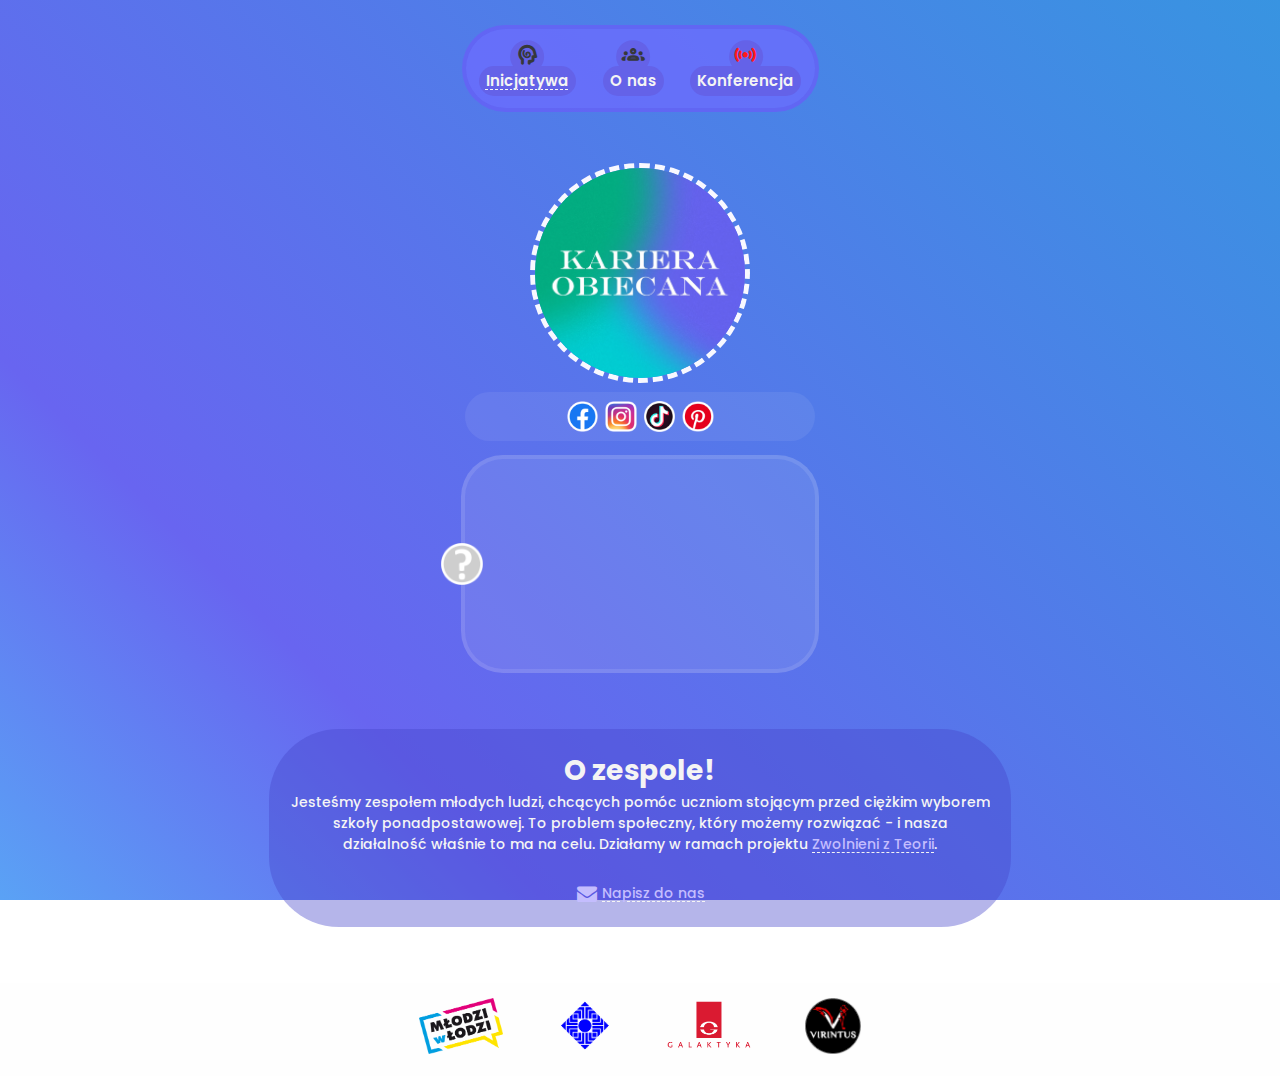
<file: index.html>
<!DOCTYPE html>
<html lang="pl">
<head>
    <meta charset="UTF-8">
    <meta name="viewport" content="width=device-width, initial-scale=1.0">
    <meta http-equiv="ScreenOrientation" content="autoRotate:disabled">
    <title>Kariera Obiecana - Inicjatywa</title>

    <link rel="stylesheet" href="css/style.css">

    <link rel="icon" href="assets/logo-title2.png">
    <link href="./css/fontello/css/fontello.css" rel="stylesheet" type="text/css" />
    <link rel="stylesheet" href="https://fonts.googleapis.com/css2?family=Material+Symbols+Rounded:opsz,wght,FILL,GRAD@20..48,100..700,0..1,-50..200" />
</head>
<body>
    <!-- Change pages / navbar (if any are implemented) -->
    <header class="selection-menu">
        
        <a class="selected" href="index.html">
            Inicjatywa
            <span class="material-symbols-rounded">
                cognition
            </span>
        </a>
        <a href="zespol.html">
            O nas
            <span class="material-symbols-rounded">
                groups
            </span>
        </a>
        <a href="konferencja.html">
            Konferencja
            <span style="color: #ff1919" class="material-symbols-rounded">
                sensors
            </span>
        </a>
        <!-- <a href="">
            Zdjęcia
            <img src="./assets/Camera.webp" alt="!">
        </a> -->
    </header>


    <!-- Logo, post previews, most important information about our organization -->
    <main>
        <div class="logo-container">
            <a href="https://fb.me/e/23owghwRI" class="logo"><img class="logo" src="assets/logo.png" alt="Logo Kariery Obiecanej!" draggable="false"></a>
            <div class="logo-spinner"></div>
        </div>
    
        <div class="socials">
            <img src="assets/sm-facebook.png" alt="Facebook" data-link="https://www.facebook.com/kariera.obiecana">
            <img src="assets/sm-insta.png" alt="Instagram" data-link="https://www.instagram.com/karieraobiecana">
            <img src="assets/sm-tiktok.png" alt="Tiktok" data-link="https://www.tiktok.com/@kariera.obiecana">
            <img src="assets/sm-pinterest.png" alt="Pinterest" data-link="https://pl.pinterest.com/karieraobiecana">

            <img src="assets/sm-arrow.png" alt=">" class="arrow hidden">
        </div>
    
        <div class="social-window">
            <img src="assets/sm-unknown.png" alt="Preview!" class="social-icon">
            <p class="title"></p>

            <p class="description"></p>

            <button class="visit hidden">ODWIEDŹ!</button>
        </div>
    </main>


    <!-- <div class="spacer"></div> -->

    <!-- Description of what we do -->
    <div class="aboutus">
        <h1>O zespole!</h1>
        <p>
            Jesteśmy zespołem młodych ludzi, chcących pomóc uczniom stojącym przed ciężkim wyborem szkoły ponadpostawowej. 
            To problem społeczny, który możemy rozwiązać - i nasza działalność właśnie to ma na celu. Działamy w ramach projektu 
            <a href="https://zwolnienizteorii.pl/" target="_blank" id="ZWT">Zwolnieni z Teorii</a>.
            <br><br>
            <a href="mailto:kariera.obiecana@gmail.com"><i class="icon-mail icon-text" title=" "></i>Napisz do nas</a>
        </p>

    </div>
    
    <footer>
        <img class="partner-icon" src="./assets/patronat/logo-mlodzi.png" alt="Młodzi w Łodzi" data-link="https://mlodziwlodzi.pl/">
        <img class="partner-icon" src="./assets/patronat/logo-zsp9.png" alt="Zespół Szkół Politechnicznych nr 9" data-link="https://zsp9.pl/">
        <img class="partner-icon" src="./assets/patronat/galaktyka_logo.png" alt="Wydawnictwo Glaktyka" data-link="https://www.galaktyka.com.pl/">
        <img class="partner-icon" src="./assets/patronat/virintus_logo.png" alt="Virintus" data-link="https://virintus.pl/">
    </footer>
    <script src="js/partners.js"></script>

    <script src="js/script.js"></script>
</body>
</html>
</file>
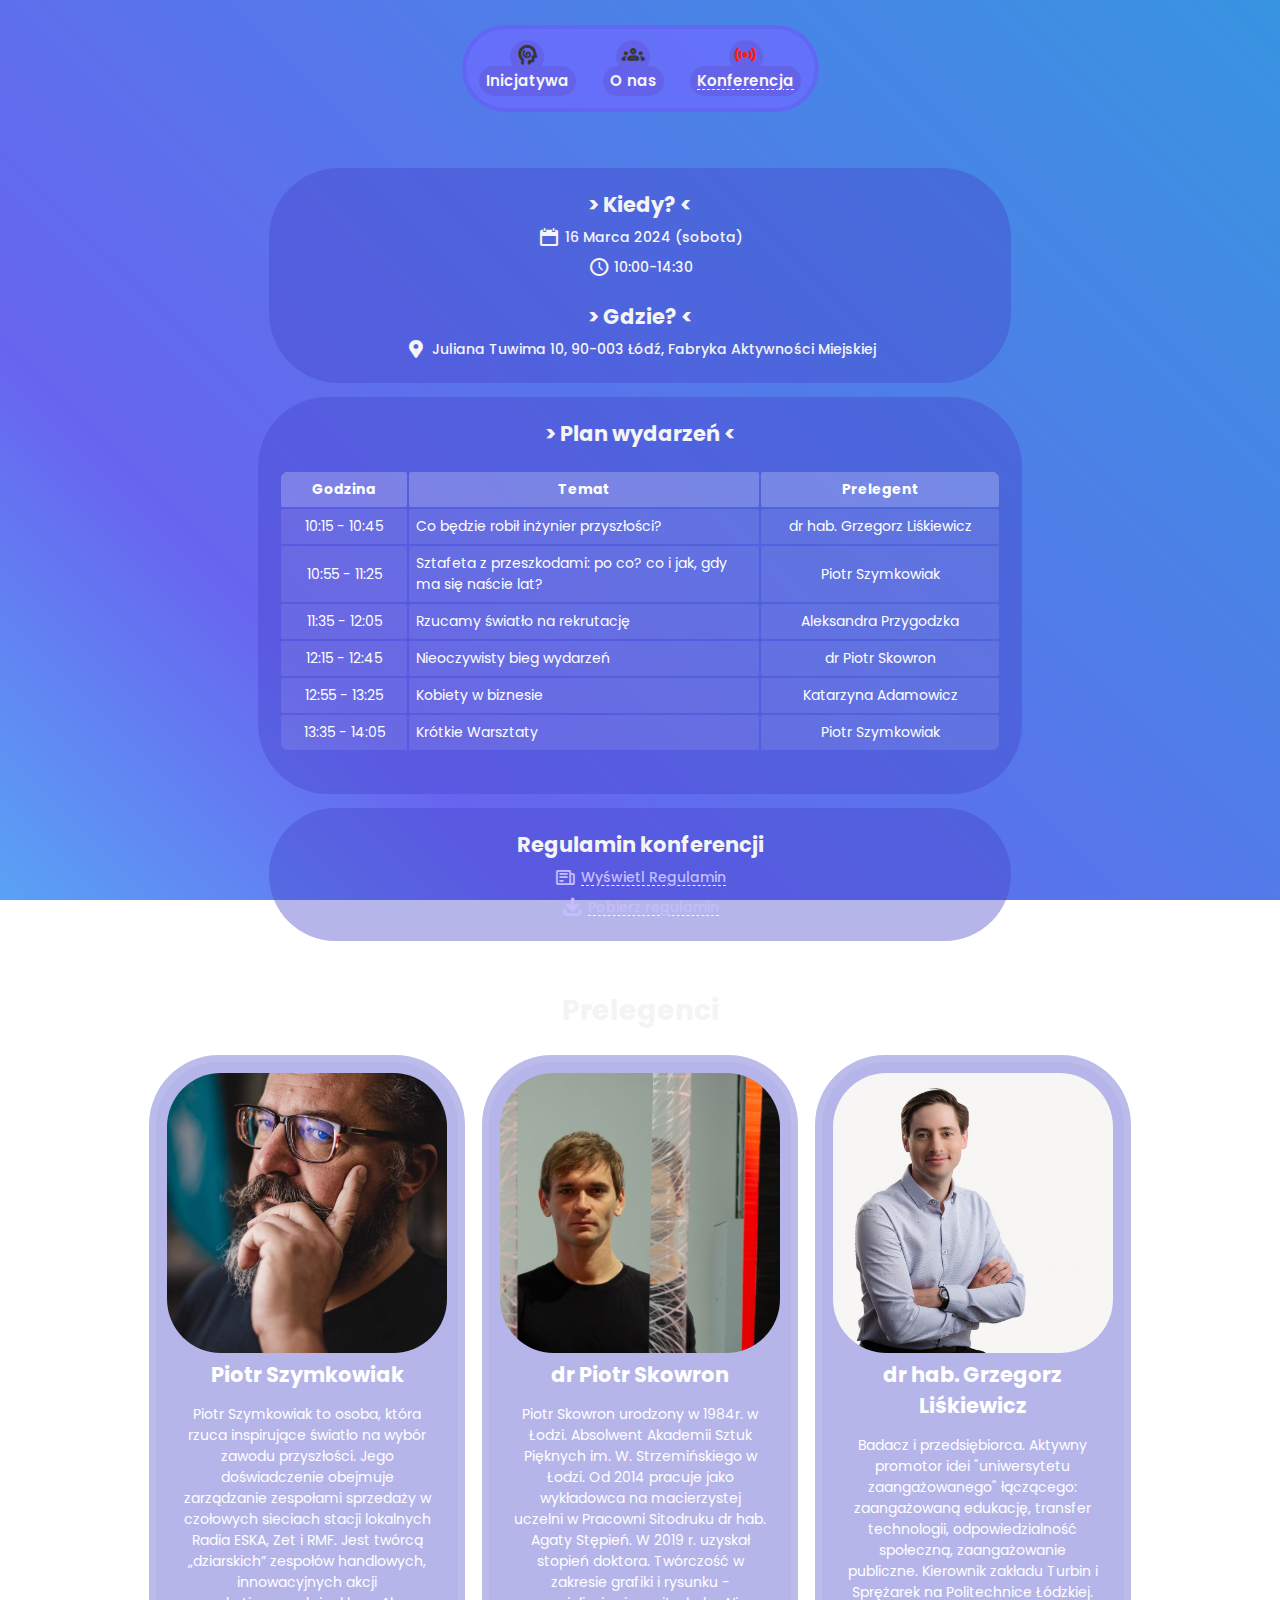
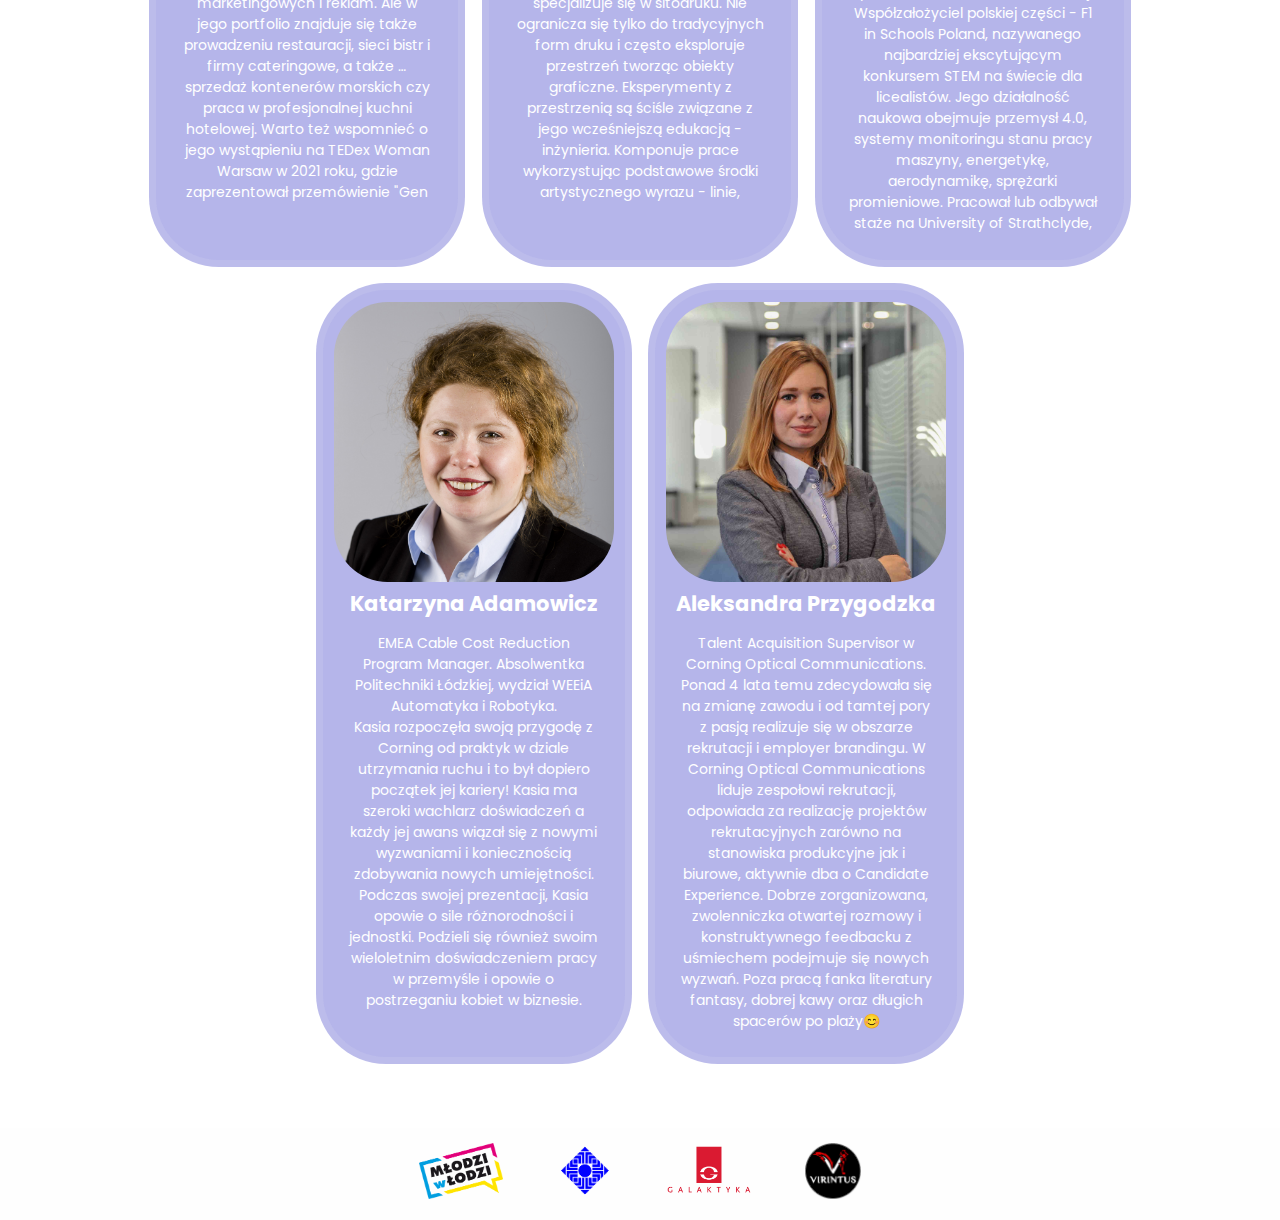
<file: konferencja.html>
<!DOCTYPE html>
<html lang="pl">
<head>
    <meta charset="UTF-8">
    <meta name="viewport" content="width=device-width, initial-scale=1.0">
    <meta http-equiv="ScreenOrientation" content="autoRotate:disabled">
    <title>Kariera Obiecana - Konferencja</title>

    <link rel="stylesheet" href="css/style.css">

    <link rel="icon" href="assets/logo-title2.png">
    <link href="./css/fontello/css/fontello.css" rel="stylesheet" type="text/css" />
    <link rel="stylesheet" href="https://fonts.googleapis.com/css2?family=Material+Symbols+Rounded:opsz,wght,FILL,GRAD@20..48,100..700,0..1,-50..200" />
</head>
<body>
    <!-- Change pages / navbar (if any are implemented) -->
    <header style="color: red;" class="selection-menu">
        
        <a href="index.html">
            Inicjatywa
            <span class="material-symbols-rounded">
                cognition
            </span>
        </a>
        <a href="zespol.html">
            O nas
            <span class="material-symbols-rounded">
                groups
            </span>
        </a>
        <a class="selected" href="konferencja.html">
            Konferencja
            <span style="color: #ff1919" class="material-symbols-rounded">
                sensors
            </span>
        </a>
        <!-- <a href="">
            Zdjęcia
            <img src="./assets/Camera.webp" alt="!">
        </a> -->
    </header>

    <!-- Description of what we do -->
    <main>
        <div class="aboutus">
            <h3>> Kiedy? <</h3>
            <p>
                <i class="icon-calendar icon-text" title=" "></i>16 Marca 2024 (sobota) <br>
                <i class="icon-clock icon-text" title=" "></i>10:00-14:30
            </p> <br>
            <h3>> Gdzie? <</h3>
            <p>
                <i class="icon-location icon-text" title=" "></i>Juliana Tuwima 10, 90-003 Łódź, Fabryka Aktywności Miejskiej
            </p>
        </div>

        <div class="aboutus">
            <h3>> Plan wydarzeń <</h3>
            <br>
            <p>
                <table>
                    <tr>
                        <th>Godzina</th>
                        <th>Temat</th>
                        <th>Prelegent</th>
                    </tr>
                    <tr>
                        <td>10:15 - 10:45</td>
                        <td class="tab-left">Co będzie robił inżynier przyszłości?</td>
                        <td>dr hab. Grzegorz Liśkiewicz</td>
                    </tr>
                    <tr>
                        <td>10:55 - 11:25</td>
                        <td class="tab-left">Sztafeta z przeszkodami: po co? co i jak, gdy ma się naście lat?</td>
                        <td>Piotr Szymkowiak</td>
                    </tr>
                    <tr>
                        <td>11:35 - 12:05</td>
                        <td class="tab-left">Rzucamy światło na rekrutację</td>
                        <td>Aleksandra Przygodzka</td>
                    </tr>
                    <tr>
                        <td>12:15 - 12:45</td>
                        <td class="tab-left">Nieoczywisty bieg wydarzeń</td>
                        <td>dr Piotr Skowron</td>
                    </tr>
                    <tr>
                        <td>12:55 - 13:25</td>
                        <td class="tab-left">Kobiety w biznesie</td>
                        <td>Katarzyna Adamowicz</td>
                    </tr>
                    <tr>
                        <td>13:35 - 14:05</td>
                        <td class="tab-left">Krótkie Warsztaty</td>
                        <td>Piotr Szymkowiak</td>
                    </tr>
                </table>
                <br>
            </p>
        </div>

        <div class="aboutus">
            <h3>Regulamin konferencji </h3>
            <p><a target="_blank" href="./Regulamin_Konferencji.pdf"><i class="icon-newspaper-1 icon-text" title=" "></i>Wyświetl Regulamin</a></p>
            
            <p><a href="./Regulamin_Konferencji.pdf" download="./Regulamin_Konferencji.pdf" target="_blank"><i class="icon-download icon-text" title=" "></i>Pobierz regulamin</a></p>
        </div>
        <br>
        
        <h1>Prelegenci</h1>
        <div class="prelegenci">
            <div id="prl1" class="prelegent">
                <a href="https://www.facebook.com/szymkowiak.piotr" target="_blank"><img src="./prelegenci/piotr_szymkowiak.jpg" alt="Piotr Szymkowiak"></a>
                <h2>Piotr Szymkowiak</h2>
                <p>
                    Piotr Szymkowiak to osoba, która rzuca inspirujące światło na wybór zawodu przyszłości. 
                    Jego doświadczenie obejmuje zarządzanie zespołami sprzedaży w czołowych sieciach stacji lokalnych Radia ESKA, Zet i RMF. 
                    Jest twórcą „dziarskich” zespołów handlowych, innowacyjnych akcji marketingowych i reklam. 
                    Ale w jego portfolio znajduje się także prowadzeniu restauracji, sieci bistr i firmy cateringowe, a także … 
                    sprzedaż kontenerów morskich czy praca w profesjonalnej kuchni hotelowej. 
                    Warto też wspomnieć o jego wystąpieniu na TEDex Woman Warsaw w 2021 roku, gdzie zaprezentował przemówienie "Gen zaradności", opowiadając o doświadczeniach z czasu pandemii: 
                    pieczeniu i sprzedaży torów bezowych oraz rzemieślniczej produkcji kimchi, jako przykładów elastyczności i kreatywności w nieprzewidywalnie zmiennych czasach.
                </p>
            </div>
            <div id="prl2" class="prelegent">
                <a href="https://www.instagram.com/larkhman/" target="_blank"><img src="./prelegenci/piotr_skowron.jpg" alt="dr Piotr Skowron"></a>
                <h2>dr Piotr Skowron</h2>
                <p>
                    Piotr Skowron urodzony w 1984r. w Łodzi. Absolwent Akademii Sztuk Pięknych
                    im. W. Strzemińskiego w Łodzi. Od 2014 pracuje jako wykładowca na macierzystej uczelni
                    w Pracowni Sitodruku dr hab. Agaty Stępień. W 2019 r. uzyskał stopień doktora. Twórczość
                    w zakresie grafiki i rysunku - specjalizuje się w sitodruku. Nie ogranicza się tylko do tradycyjnych
                    form druku i często eksploruje przestrzeń tworząc obiekty graficzne. Eksperymenty z przestrzenią
                    są ściśle związane z jego wcześniejszą edukacją - inżynieria. Komponuje prace wykorzystując
                    podstawowe środki artystycznego wyrazu - linie, płaszczyzny, kontrasty kolorów i faktur.
                </p>
            </div>
            <div id="prl3" class="prelegent">
                <a href="https://www.linkedin.com/in/grzegorz-liskiewicz/" target="_blank"><img src="./prelegenci/grzegorz_liskiewicz.jpg" alt="dr hab. Grzegorz Liśkiewicz"></a>
                <h2>dr hab. Grzegorz Liśkiewicz</h2>
                <p>
                    Badacz i przedsiębiorca. Aktywny promotor idei "uniwersytetu zaangażowanego" łączącego: zaangażowaną edukację, transfer technologii, 
                    odpowiedzialność społeczną, zaangażowanie publiczne. Kierownik zakładu Turbin i Sprężarek na Politechnice Łódzkiej. 
                    Współzałożyciel polskiej części - F1 in Schools Poland, nazywanego najbardziej ekscytującym konkursem STEM na świecie dla licealistów.
                    Jego działalność naukowa obejmuje przemysł 4.0, systemy monitoringu stanu pracy maszyny, energetykę, aerodynamikę, sprężarki promieniowe. 
                    Pracował lub odbywał staże na University of Strathclyde, University of Leeds, University of Oxford, University of Cambridge, General Electric. 
                    Pełnił funkcje pełnomocnika Rektora ds. Przedsiębiorczości Akademickiej, Członka Zarządu Stowarzyszenia Top 500 Innovators i Spółki Celowej Politechniki Łódzkiej. 
                    Jest członkiem American Society of Mechanical Engineering, Institute of Physics, The Institution of Engineering and Technology, 
                    Strathclyde Alumni Society. Mentor w programach TopMinds oraz Startups by Łódź.
                </p>
            </div>
            <!-- <div id="prl4" class="prelegent blue-filter">
                <a href="https://www.instagram.com/biokoderka/" target="_blank"><img src="./prelegenci/Wiktoria-Wilman.png" alt="Wiktoria Wilman"></a>
                <h2>Wiktoria Wilman</h2>
                <p>Bioinformatyk i twórca bioinformatycznych treści, absolwentka kierunku Bioinformatyka na UPWr, członek Rady Programowej Kierunku Bioinformatyka na UPWr. W wolnych chwilach tworzy bezpłatne treści bioinformatyczne na swoich kanałach społecznościowych jako <a href="https://www.instagram.com/biokoderka/">@biokoderka</a> bazując na swoim doświadczeniu w branży BioTech <br>i MedTech.</p>
            </div> -->
            <div id="prl5" class="prelegent">
                <a href="" target="_blank"><img src="./prelegenci/katarzyna_adamowicz.jpg" alt="Katarzyna Adamowicz"></a>
                <h2>Katarzyna Adamowicz</h2>
                <p>
                    EMEA Cable Cost Reduction Program Manager. Absolwentka Politechniki Łódzkiej, wydział WEEiA Automatyka i Robotyka.
                    <br>
                    Kasia rozpoczęła swoją przygodę z Corning od praktyk w dziale utrzymania ruchu i to był dopiero początek jej kariery! 
                    Kasia ma szeroki wachlarz doświadczeń a każdy jej awans wiązał się z nowymi wyzwaniami i koniecznością zdobywania nowych umiejętności. 
                    Podczas swojej prezentacji, Kasia opowie o sile różnorodności i jednostki. 
                    Podzieli się również swoim wieloletnim doświadczeniem pracy w przemyśle i opowie o postrzeganiu kobiet w biznesie.
                </p>
            </div>
            <div id="prl6" class="prelegent">
                <a href="" target="_blank"><img src="./prelegenci/aleksandra_przygodzka.jpg" alt="Aleksandra Przygodzka"></a>
                <h2>Aleksandra Przygodzka</h2>
                <p>
                    Talent Acquisition Supervisor w Corning Optical Communications.  
                    Ponad 4 lata temu zdecydowała się na  zmianę zawodu i od tamtej pory z pasją realizuje się w obszarze rekrutacji i employer brandingu.
                    W Corning Optical Communications liduje zespołowi rekrutacji, 
                    odpowiada za realizację projektów rekrutacyjnych zarówno na stanowiska produkcyjne jak i biurowe, aktywnie dba o Candidate Experience.
                    Dobrze zorganizowana, zwolenniczka otwartej rozmowy i konstruktywnego feedbacku z uśmiechem podejmuje się nowych wyzwań. 
                    Poza pracą fanka literatury fantasy, dobrej kawy oraz długich spacerów po plaży😊
                </p>
            </div>
        </div>
    </main>
    <footer>
        <img class="partner-icon" src="./assets/patronat/logo-mlodzi.png" alt="Młodzi w Łodzi" data-link="https://mlodziwlodzi.pl/">
        <img class="partner-icon" src="./assets/patronat/logo-zsp9.png" alt="Zespół Szkół Politechnicznych nr 9" data-link="https://zsp9.pl/">
        <img class="partner-icon" src="./assets/patronat/galaktyka_logo.png" alt="Wydawnictwo Glaktyka" data-link="https://www.galaktyka.com.pl/">
        <img class="partner-icon" src="./assets/patronat/virintus_logo.png" alt="Virintus" data-link="https://virintus.pl/">
    </footer>
    <script src="js/partners.js"></script>
</body>
</html>
</file>
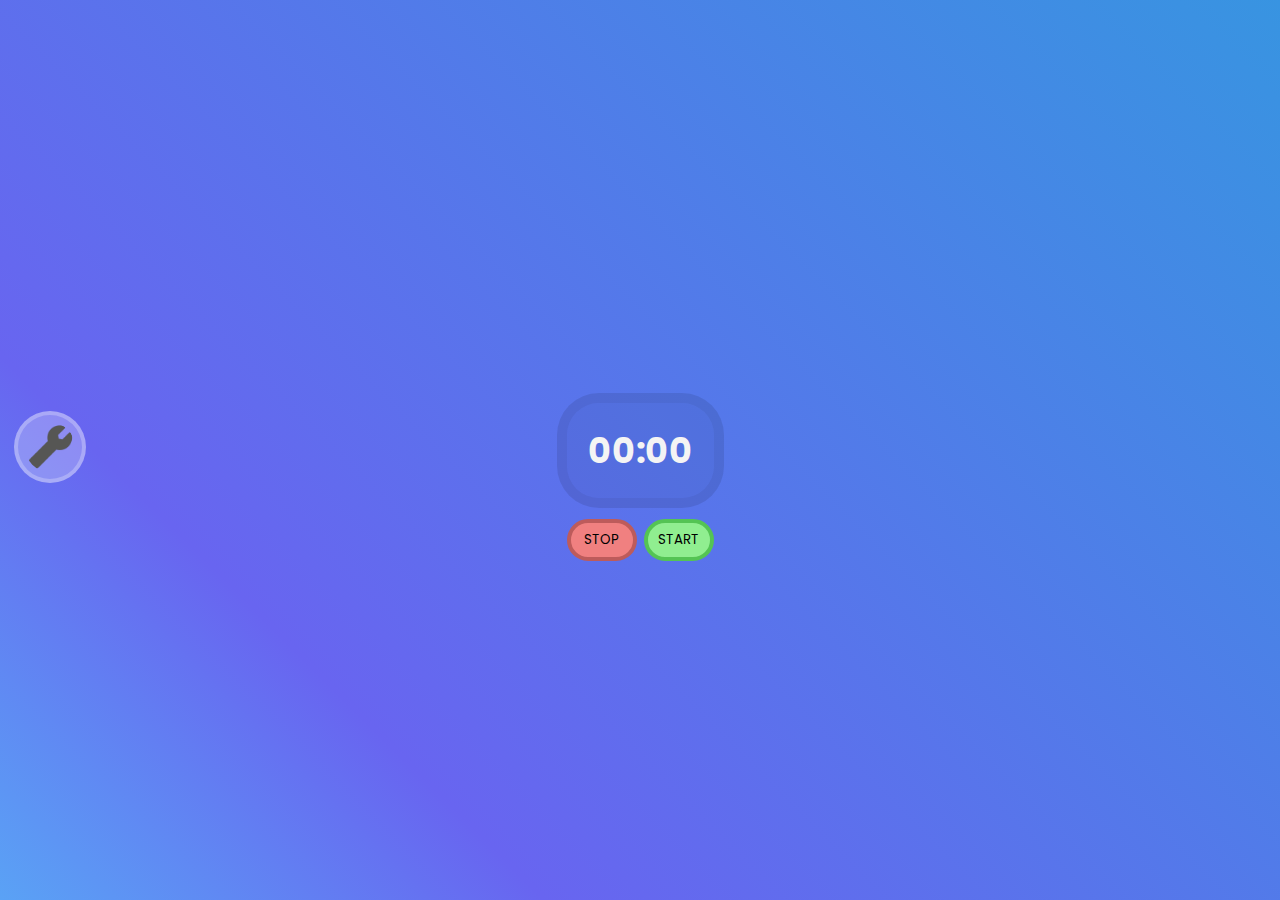
<file: timer.html>
<!DOCTYPE html>
<html lang="pl">
<head>
    <meta charset="UTF-8">
    <meta name="viewport" content="width=device-width, initial-scale=1.0">
    <meta http-equiv="ScreenOrientation" content="autoRotate:disabled">
    <title>Kariera Obiecana - Timer</title>

    <link rel="stylesheet" href="css/style.css">
    <link rel="stylesheet" href="css/timer.css">

    <link rel="icon" href="assets/logo-title2.png">
    <link rel="stylesheet" href="https://fonts.googleapis.com/css2?family=Material+Symbols+Rounded:opsz,wght,FILL,GRAD@20..48,100..700,0..1,-50..200" />
</head>
<body>
    <div class="buttons">
        <img id="settings" src="./assets/wrench.png" alt="[!]">
    </div>
    <div class="timer-settings hidden">
        <div class="settings-container">
            <div>
                <p>Godzina i minuta:</p>
                <input class="timer-input" type="text">
                <button class="ustaw">Ustaw</button>
                <p class="czas-result"></p>
            </div>

            <br> <button class="wycentruj">Wycentruj</button>
            <button class="ukryj">Ukryj STOP i START</button>
        </div>
    </div>

    <div class="timer-container">

        <h1 class="timer">00:00</h1>

        <button class="start">START</button>
        <button class="stop">STOP</button>
    </div>

    <script src="js/timerscript.js"></script>
</body>
</html>
</file>
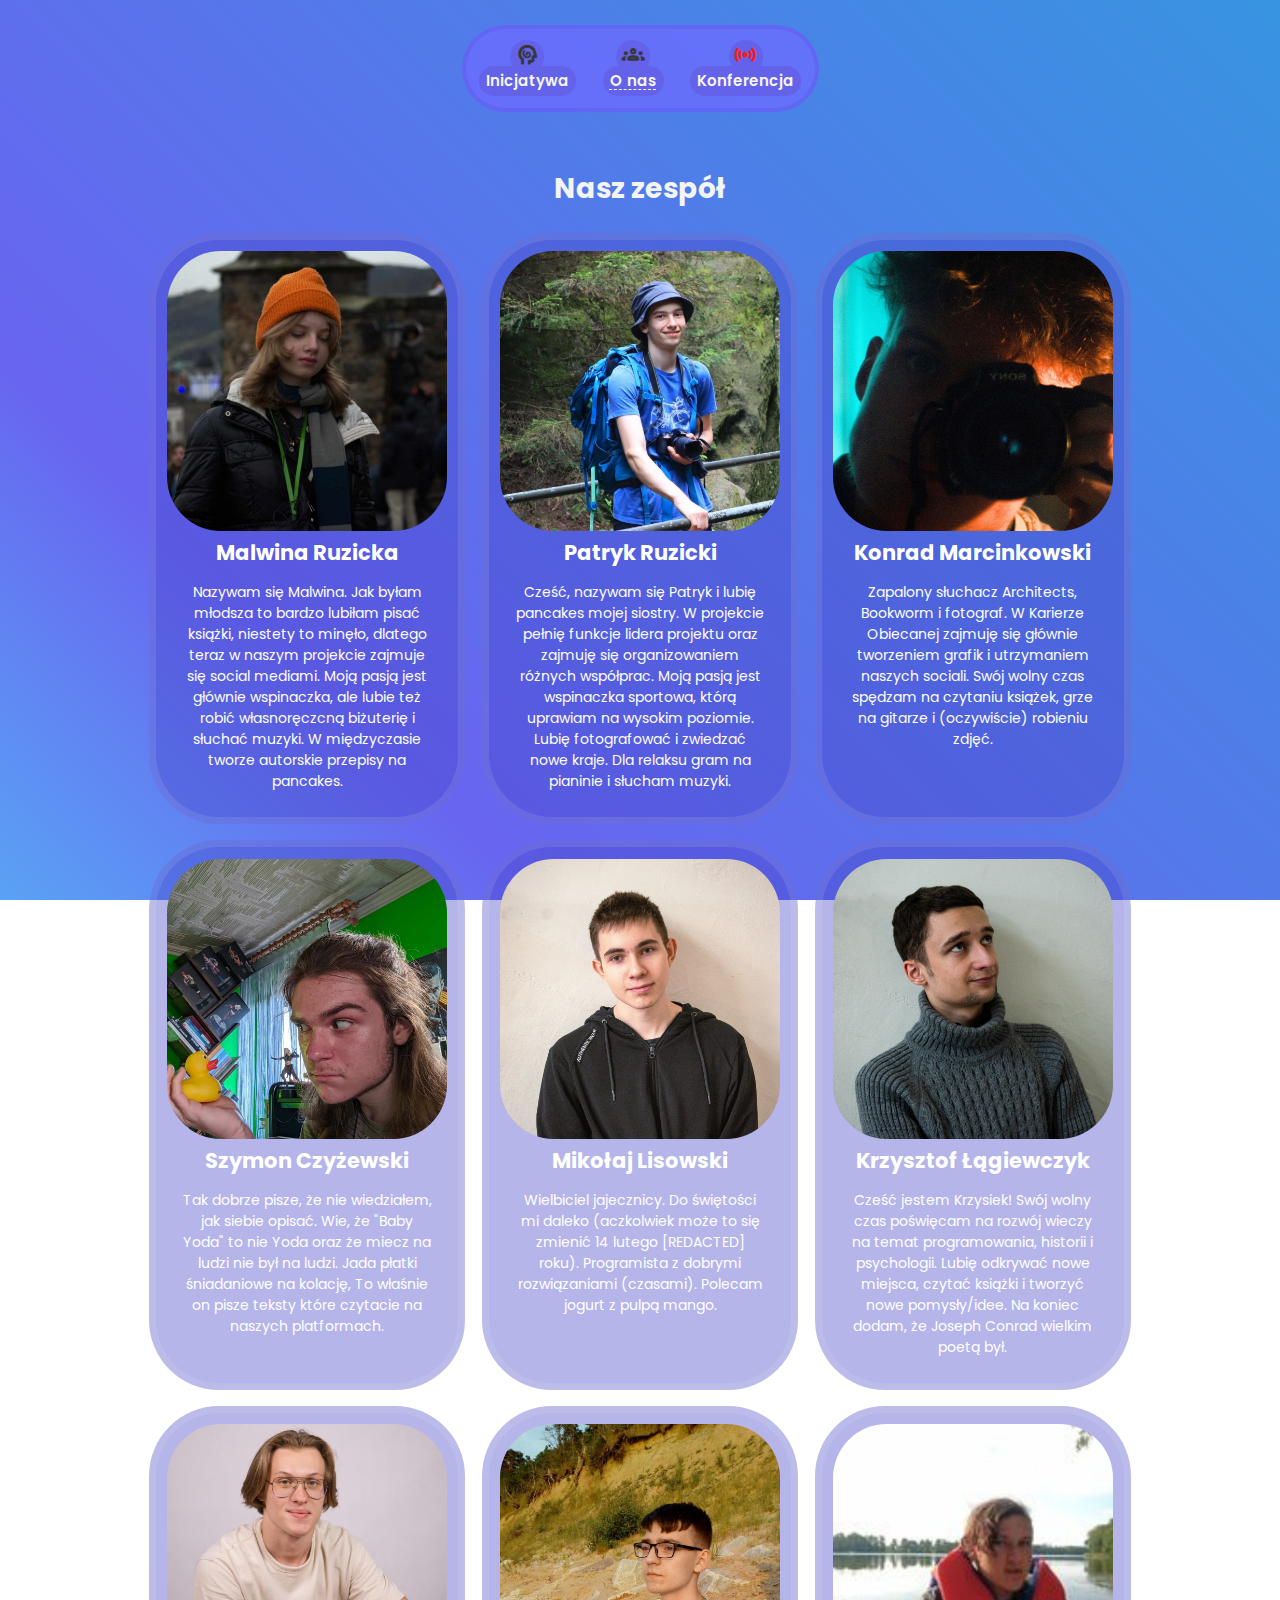
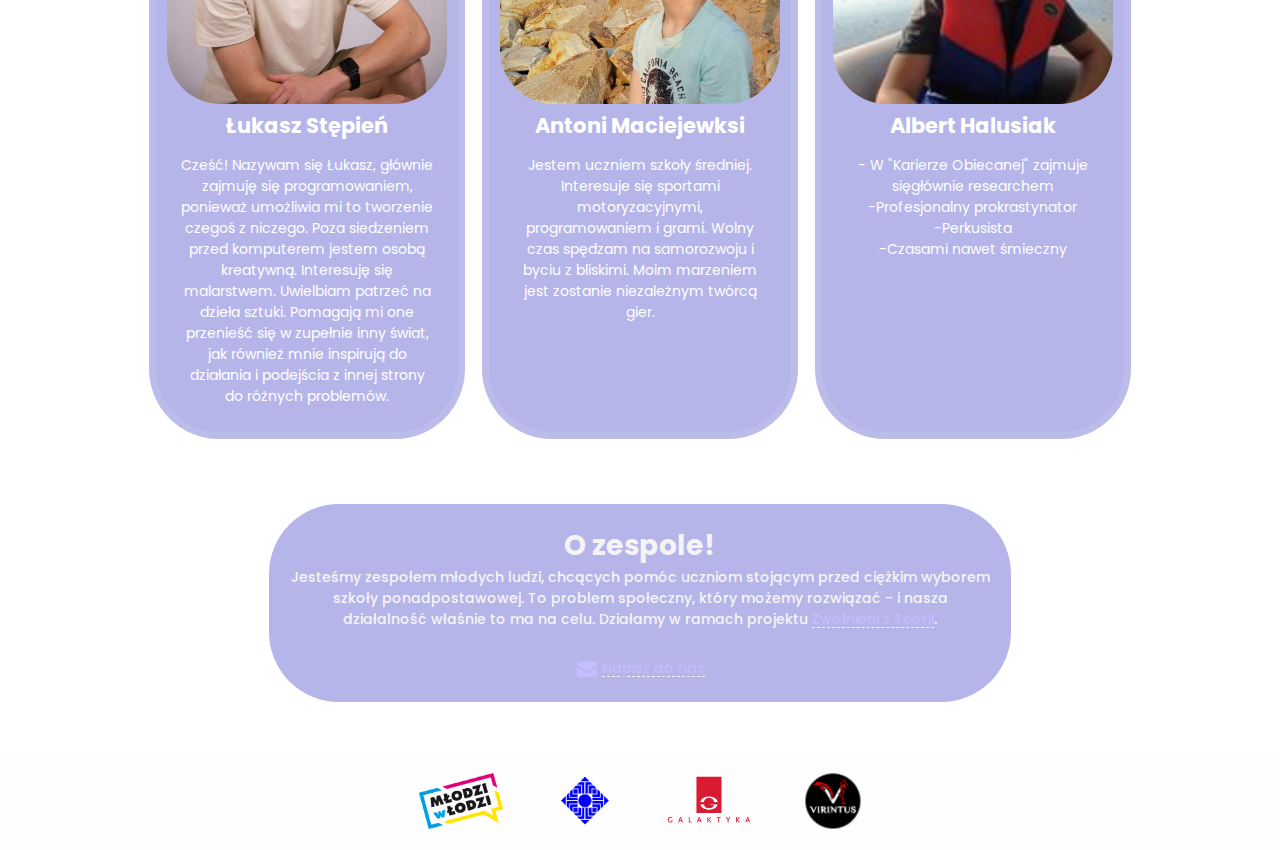
<file: zespol.html>
<!DOCTYPE html>
<html lang="pl">
<head>
    <meta charset="UTF-8">
    <meta name="viewport" content="width=device-width, initial-scale=1.0">
    <meta http-equiv="ScreenOrientation" content="autoRotate:disabled">
    <title>Kariera Obiecana - O nas</title>

    <link rel="stylesheet" href="css/style.css">

    <link rel="icon" href="assets/logo-title2.png">
    <link href="./css/fontello/css/fontello.css" rel="stylesheet" type="text/css" />
    <link rel="stylesheet" href="https://fonts.googleapis.com/css2?family=Material+Symbols+Rounded:opsz,wght,FILL,GRAD@20..48,100..700,0..1,-50..200" />
</head>
<body>
    <!-- Change pages / navbar (if any are implemented) -->
    <header class="selection-menu">
        
        <a href="index.html">
            Inicjatywa
            <span class="material-symbols-rounded">
                cognition
            </span>
        </a>
        <a class="selected" href="zespol.html">
            O nas
            <span class="material-symbols-rounded">
                groups
            </span>
        </a>
        <a href="konferencja.html">
            Konferencja
            <span style="color: #ff1919" class="material-symbols-rounded">
                sensors
            </span>
        </a>
        <!-- <a href="">
            Zdjęcia
            <img src="./assets/Camera.webp" alt="!">
        </a> -->
    </header>


    <!-- Just a big container for the facebook post :) -->
    <main>
        <!-- <h1>Zerknijcie na nasz Facebook :)</h1>
        <iframe src="https://www.facebook.com/plugins/post.php?href=https%3A%2F%2Fwww.facebook.com%2Fkariera.obiecana%2Fposts%2Fpfbid09sgRSjDYFMa72u6b4EEE6at4awPDjzbQbMTc6TfTMWdGfiFVePY8NJskqFRzfvopl&show_text=true" style="width: clamp(350px,550px,95vw); height: 626px;  border:none;overflow:auto;" scrolling="no" frameborder="0" allowfullscreen="true" allow="autoplay; clipboard-write; encrypted-media; picture-in-picture; web-share"></iframe> -->
        <h1>Nasz zespół</h1>
        <div class="prelegenci">
            <div class="prelegent">
                <a href="https://www.instagram.com/malwina.ruzicka/"><img src="./zespol/Malwa.jpg" alt="Malwina Ruzicka"></a>
                <h2>Malwina Ruzicka</h2>
                <p>Nazywam się Malwina. Jak byłam młodsza to bardzo lubiłam pisać książki, niestety to minęło, dlatego teraz w naszym projekcie zajmuje się social mediami. Moją pasją jest głównie wspinaczka, ale lubie też robić własnoręczcną biżuterię i słuchać muzyki. W międzyczasie tworze autorskie przepisy na pancakes.</p>
            </div>
            <div class="prelegent">
                <a href="https://www.instagram.com/patryk.ruzicki/"><img src="./zespol/Patryk.jpg" alt="Patryk Ruzicki"></a>
                <h2>Patryk Ruzicki</h2>
                <p>Cześć, nazywam się Patryk i lubię pancakes mojej siostry. W projekcie pełnię funkcje lidera projektu oraz zajmuję się organizowaniem różnych współprac. Moją pasją jest wspinaczka sportowa, którą uprawiam na wysokim poziomie. Lubię fotografować i zwiedzać nowe kraje. Dla relaksu gram na pianinie i słucham muzyki.</p>
            </div>
            <div class="prelegent">
                <a href="https://www.instagram.com/kmarcinkowskj/"><img src="./zespol/Kondziu.jpg" alt="Konrad Marcinkowski"></a>
                <h2>Konrad Marcinkowski</h2>
                <p>Zapalony słuchacz Architects, Bookworm i fotograf. W Karierze Obiecanej zajmuję się głównie tworzeniem grafik i utrzymaniem naszych sociali. Swój wolny czas spędzam na czytaniu książek, grze na gitarze i (oczywiście) robieniu zdjęć.</p>
            </div>
            <div class="prelegent">
                <a href=""><img src="./zespol/Szymon.jpg" alt="Szymon Czyżewski"></a>
                <h2>Szymon Czyżewski</h2>
                <p>Tak dobrze pisze, że nie wiedziałem, jak siebie opisać. Wie, że "Baby Yoda" to nie Yoda oraz że miecz na ludzi nie był na ludzi. Jada płatki śniadaniowe na kolację, To właśnie on pisze teksty które czytacie na naszych platformach.</p>
            </div>
            <div class="prelegent">
                <a href=""><img src="./zespol/Mikołaj.jpg" alt="Mikołaj Lisowski"></a>
                <h2>Mikołaj Lisowski</h2>
                <p>Wielbiciel jajecznicy. Do świętości mi daleko (aczkolwiek może to się zmienić 14 lutego [REDACTED] roku). Programista z dobrymi rozwiązaniami (czasami). Polecam jogurt z pulpą mango.</p>
            </div>
            <div class="prelegent">
                <a href=""><img src="./zespol/Krzysio.jpg" alt="Krzysztof Łągiewczyk"></a>
                <h2>Krzysztof Łągiewczyk</h2>
                <p>Cześć jestem Krzysiek! Swój wolny czas poświęcam na rozwój wieczy na temat programowania, historii i psychologii. Lubię odkrywać nowe miejsca, czytać książki i tworzyć nowe pomysły/idee. Na koniec dodam, że Joseph Conrad wielkim poetą był.</p>
            </div>
            <div class="prelegent">
                <a href="https://www.instagram.com/l__stepien/"><img src="./zespol/Łuki.jpg" alt="Łukasz Stępień"></a>
                <h2>Łukasz Stępień</h2>
                <p>Cześć! Nazywam się Łukasz, głównie zajmuję się programowaniem, ponieważ umożliwia mi to tworzenie czegoś z niczego. Poza siedzeniem przed komputerem jestem osobą kreatywną. Interesuję się malarstwem. Uwielbiam patrzeć na dzieła sztuki. Pomagają mi one przenieść się w zupełnie inny świat, jak również mnie inspirują do działania i podejścia z innej strony do różnych problemów.</p>
            </div>
            <div class="prelegent">
                <a href=""><img src="./zespol/Antek.jpg" alt="Antoni Maciejewski"></a>
                <h2>Antoni Maciejewksi</h2>
                <p>Jestem uczniem szkoły średniej. Interesuje się sportami motoryzacyjnymi, programowaniem i grami. Wolny czas spędzam na samorozwoju i byciu z bliskimi. Moim marzeniem jest zostanie niezależnym twórcą gier.</p>
            </div>
            <div class="prelegent">
                <a href=""><img src="./zespol/Alberto.jpg" alt="Albert Halusiak"></a>
                <h2>Albert Halusiak</h2>
                <p>- W "Karierze Obiecanej" zajmuje sięgłównie researchem</br>-Profesjonalny prokrastynator</br>-Perkusista</br>-Czasami nawet śmieczny</p>
            </div>
        </div>
        <!-- <script>
            window.onload = () => {
                const iframe = document.querySelector('iframe');
                const iframeDoc = iframe.contentDocument || iframe.contentWindow.document;

                let style = document.createElement("style");
                let body = iframeDoc.querySelector('body');
                console.log(body);
            }
            
        </script> -->
    </main>


    <!-- Description of what we do -->
    <div class="aboutus">
        <h1>O zespole!</h1>
        <p>
            Jesteśmy zespołem młodych ludzi, chcących pomóc uczniom stojącym przed ciężkim wyborem szkoły ponadpostawowej. 
            To problem społeczny, który możemy rozwiązać - i nasza działalność właśnie to ma na celu. Działamy w ramach projektu 
            <a href="https://zwolnienizteorii.pl/" target="_blank" id="ZWT">Zwolnieni z Teorii</a>.
            <br><br>
            <a href="mailto:kariera.obiecana@gmail.com"><i class="icon-mail icon-text" title=" "></i>Napisz do nas</a>
        </p>
    </div>

    <footer>
        <img class="partner-icon" src="./assets/patronat/logo-mlodzi.png" alt="Młodzi w Łodzi" data-link="https://mlodziwlodzi.pl/">
        <img class="partner-icon" src="./assets/patronat/logo-zsp9.png" alt="Zespół Szkół Politechnicznych nr 9" data-link="https://zsp9.pl/">
        <img class="partner-icon" src="./assets/patronat/galaktyka_logo.png" alt="Wydawnictwo Glaktyka" data-link="https://www.galaktyka.com.pl/">
        <img class="partner-icon" src="./assets/patronat/virintus_logo.png" alt="Virintus" data-link="https://virintus.pl/">
    </footer>
    <script src="js/partners.js"></script>
</body>
</html>
</file>
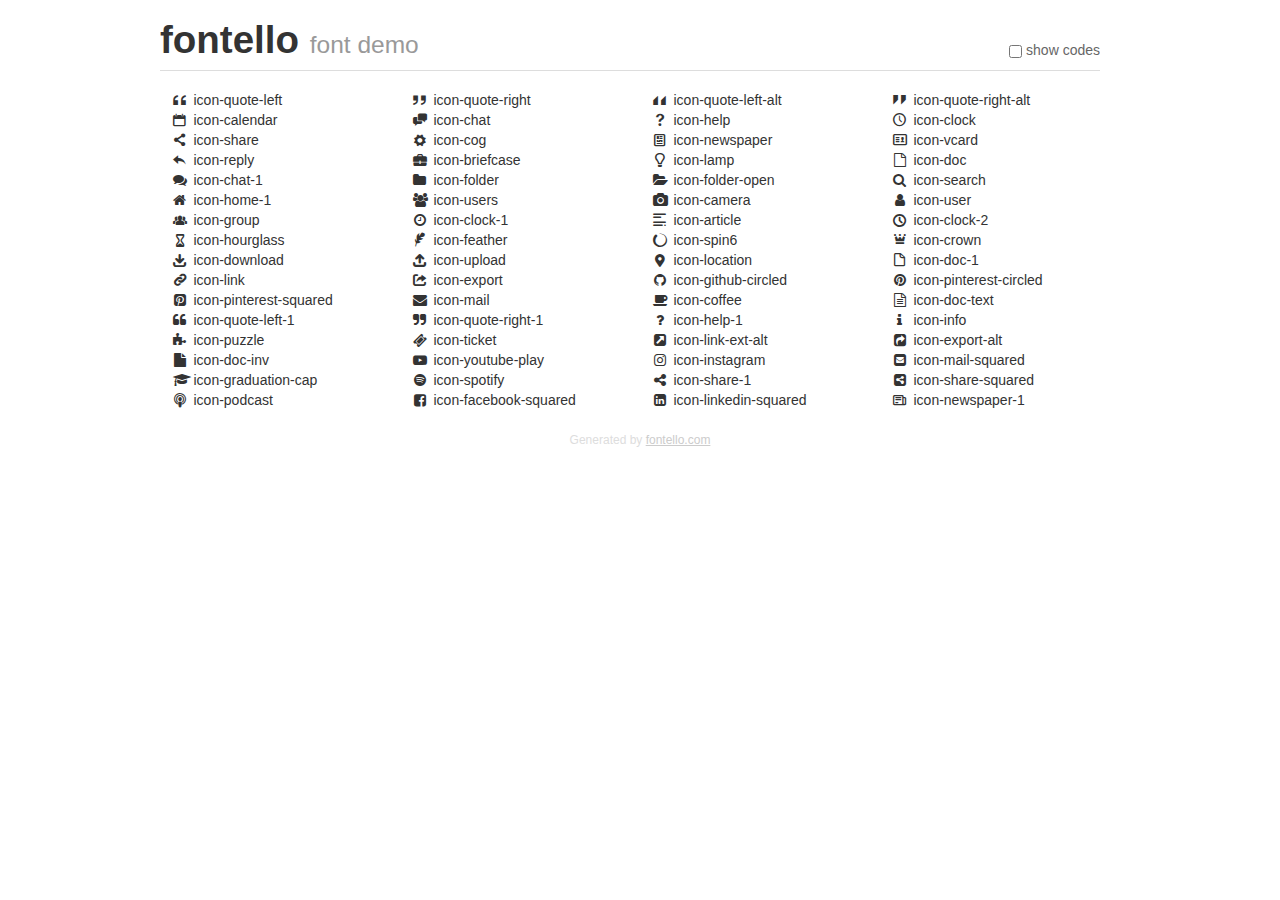
<file: css/fontello/demo.html>
<!DOCTYPE html>
<html>
  <head>
  <!--[if lt IE 9]><script language="javascript" type="text/javascript" src="//html5shim.googlecode.com/svn/trunk/html5.js"></script><![endif]-->
  <meta charset="UTF-8">
  <style>
    html {
      font-size: 100%;
      -webkit-text-size-adjust: 100%;
      -ms-text-size-adjust: 100%;
    }
    a:focus {
      outline: thin dotted #333;
      outline: 5px auto -webkit-focus-ring-color;
      outline-offset: -2px;
    }
    a:hover,
    a:active {
      outline: 0;
    }
    input {
      margin: 0;
      font-size: 100%;
      vertical-align: middle;
      *overflow: visible;
      line-height: normal;
    }
    input::-moz-focus-inner {
      padding: 0;
      border: 0;
    }
    body {
      margin: 0;
      font-family: "Helvetica Neue", Helvetica, Arial, sans-serif;
      font-size: 14px;
      line-height: 20px;
      color: #333;
      background-color: #fff;
    }
    a {
      color: #08c;
      text-decoration: none;
    }
    a:hover {
      color: #005580;
      text-decoration: underline;
    }
    .row {
      margin-left: -20px;
      *zoom: 1;
    }
    .row:before,
    .row:after {
      display: table;
      content: "";
      line-height: 0;
    }
    .row:after {
      clear: both;
    }
    .span3 {
      float: left;
      min-height: 1px;
      margin-left: 20px;
      width: 220px;
    }
    .container {
      width: 940px;
      margin-right: auto;
      margin-left: auto;
      *zoom: 1;
    }
    .container:before,
    .container:after {
      display: table;
      content: "";
      line-height: 0;
    }
    .container:after {
      clear: both;
    }
    small {
      font-size: 85%;
    }
    h1 {
      margin: 10px 0;
      font-family: inherit;
      font-weight: bold;
      line-height: 20px;
      color: inherit;
      text-rendering: optimizelegibility;
      line-height: 40px;
      font-size: 38.5px;
    }
    h1 small {
      font-weight: normal;
      line-height: 1;
      color: #999;
      font-size: 24.5px;
    }

    body {
      margin-top: 90px;
    }
    .header {
      position: fixed;
      top: 0;
      left: 50%;
      margin-left: -480px;
      background-color: #fff;
      border-bottom: 1px solid #ddd;
      padding-top: 10px;
      z-index: 10;
    }
    .footer {
      color: #ddd;
      font-size: 12px;
      text-align: center;
      margin-top: 20px;
    }
    .footer a {
      color: #ccc;
      text-decoration: underline;
    }
    .the-icons {
      font-size: 14px;
      line-height: 24px;
    }
    .switch {
      position: absolute;
      right: 0;
      bottom: 10px;
      color: #666;
    }
    .switch input {
      margin-right: 0.3em;
    }
    .codesOn .i-name {
      display: none;
    }
    .codesOn .i-code {
      display: inline;
    }
    .i-code {
      display: none;
    }
    @font-face {
      font-family: 'fontello';
      src: url('./font/fontello.eot?1611904');
      src: url('./font/fontello.eot?1611904#iefix') format('embedded-opentype'),
           url('./font/fontello.woff?1611904') format('woff'),
           url('./font/fontello.ttf?1611904') format('truetype'),
           url('./font/fontello.svg?1611904#fontello') format('svg');
      font-weight: normal;
      font-style: normal;
    }
    .demo-icon {
      font-family: "fontello";
      font-style: normal;
      font-weight: normal;
      speak: never;
     
      display: inline-block;
      text-decoration: inherit;
      width: 1em;
      margin-right: .2em;
      text-align: center;
      /* opacity: .8; */
     
      /* For safety - reset parent styles, that can break glyph codes*/
      font-variant: normal;
      text-transform: none;
     
      /* fix buttons height, for twitter bootstrap */
      line-height: 1em;
     
      /* Animation center compensation - margins should be symmetric */
      /* remove if not needed */
      margin-left: .2em;
     
      /* You can be more comfortable with increased icons size */
      /* font-size: 120%; */
     
      /* Font smoothing. That was taken from TWBS */
      -webkit-font-smoothing: antialiased;
      -moz-osx-font-smoothing: grayscale;
     
      /* Uncomment for 3D effect */
      /* text-shadow: 1px 1px 1px rgba(127, 127, 127, 0.3); */
    }
    </style>
    <link rel="stylesheet" href="css/animation.css"><!--[if IE 7]><link rel="stylesheet" href="css/" + font.fontname + "-ie7.css"><![endif]-->
    <script>
      function toggleCodes(on) {
        var obj = document.getElementById('icons');
      
        if (on) {
          obj.className += ' codesOn';
        } else {
          obj.className = obj.className.replace(' codesOn', '');
        }
      }
    </script>
  </head>
  <body>
    <div class="container header">
      <h1>fontello <small>font demo</small></h1>
      <label class="switch">
        <input type="checkbox" onclick="toggleCodes(this.checked)">show codes
      </label>
    </div>
    <div class="container" id="icons">
      <div class="row">
        <div class="span3" title="Code: 0xe801">
          <i class="demo-icon icon-quote-left">&#xe801;</i> <span class="i-name">icon-quote-left</span><span class="i-code">0xe801</span>
        </div>
        <div class="span3" title="Code: 0xe802">
          <i class="demo-icon icon-quote-right">&#xe802;</i> <span class="i-name">icon-quote-right</span><span class="i-code">0xe802</span>
        </div>
        <div class="span3" title="Code: 0xe803">
          <i class="demo-icon icon-quote-left-alt">&#xe803;</i> <span class="i-name">icon-quote-left-alt</span><span class="i-code">0xe803</span>
        </div>
        <div class="span3" title="Code: 0xe804">
          <i class="demo-icon icon-quote-right-alt">&#xe804;</i> <span class="i-name">icon-quote-right-alt</span><span class="i-code">0xe804</span>
        </div>
      </div>
      <div class="row">
        <div class="span3" title="Code: 0xe805">
          <i class="demo-icon icon-calendar">&#xe805;</i> <span class="i-name">icon-calendar</span><span class="i-code">0xe805</span>
        </div>
        <div class="span3" title="Code: 0xe806">
          <i class="demo-icon icon-chat">&#xe806;</i> <span class="i-name">icon-chat</span><span class="i-code">0xe806</span>
        </div>
        <div class="span3" title="Code: 0xe807">
          <i class="demo-icon icon-help">&#xe807;</i> <span class="i-name">icon-help</span><span class="i-code">0xe807</span>
        </div>
        <div class="span3" title="Code: 0xe808">
          <i class="demo-icon icon-clock">&#xe808;</i> <span class="i-name">icon-clock</span><span class="i-code">0xe808</span>
        </div>
      </div>
      <div class="row">
        <div class="span3" title="Code: 0xe809">
          <i class="demo-icon icon-share">&#xe809;</i> <span class="i-name">icon-share</span><span class="i-code">0xe809</span>
        </div>
        <div class="span3" title="Code: 0xe80a">
          <i class="demo-icon icon-cog">&#xe80a;</i> <span class="i-name">icon-cog</span><span class="i-code">0xe80a</span>
        </div>
        <div class="span3" title="Code: 0xe80b">
          <i class="demo-icon icon-newspaper">&#xe80b;</i> <span class="i-name">icon-newspaper</span><span class="i-code">0xe80b</span>
        </div>
        <div class="span3" title="Code: 0xe80c">
          <i class="demo-icon icon-vcard">&#xe80c;</i> <span class="i-name">icon-vcard</span><span class="i-code">0xe80c</span>
        </div>
      </div>
      <div class="row">
        <div class="span3" title="Code: 0xe80d">
          <i class="demo-icon icon-reply">&#xe80d;</i> <span class="i-name">icon-reply</span><span class="i-code">0xe80d</span>
        </div>
        <div class="span3" title="Code: 0xe810">
          <i class="demo-icon icon-briefcase">&#xe810;</i> <span class="i-name">icon-briefcase</span><span class="i-code">0xe810</span>
        </div>
        <div class="span3" title="Code: 0xe811">
          <i class="demo-icon icon-lamp">&#xe811;</i> <span class="i-name">icon-lamp</span><span class="i-code">0xe811</span>
        </div>
        <div class="span3" title="Code: 0xe812">
          <i class="demo-icon icon-doc">&#xe812;</i> <span class="i-name">icon-doc</span><span class="i-code">0xe812</span>
        </div>
      </div>
      <div class="row">
        <div class="span3" title="Code: 0xe813">
          <i class="demo-icon icon-chat-1">&#xe813;</i> <span class="i-name">icon-chat-1</span><span class="i-code">0xe813</span>
        </div>
        <div class="span3" title="Code: 0xe814">
          <i class="demo-icon icon-folder">&#xe814;</i> <span class="i-name">icon-folder</span><span class="i-code">0xe814</span>
        </div>
        <div class="span3" title="Code: 0xe815">
          <i class="demo-icon icon-folder-open">&#xe815;</i> <span class="i-name">icon-folder-open</span><span class="i-code">0xe815</span>
        </div>
        <div class="span3" title="Code: 0xe817">
          <i class="demo-icon icon-search">&#xe817;</i> <span class="i-name">icon-search</span><span class="i-code">0xe817</span>
        </div>
      </div>
      <div class="row">
        <div class="span3" title="Code: 0xe819">
          <i class="demo-icon icon-home-1">&#xe819;</i> <span class="i-name">icon-home-1</span><span class="i-code">0xe819</span>
        </div>
        <div class="span3" title="Code: 0xe81a">
          <i class="demo-icon icon-users">&#xe81a;</i> <span class="i-name">icon-users</span><span class="i-code">0xe81a</span>
        </div>
        <div class="span3" title="Code: 0xe81b">
          <i class="demo-icon icon-camera">&#xe81b;</i> <span class="i-name">icon-camera</span><span class="i-code">0xe81b</span>
        </div>
        <div class="span3" title="Code: 0xe81c">
          <i class="demo-icon icon-user">&#xe81c;</i> <span class="i-name">icon-user</span><span class="i-code">0xe81c</span>
        </div>
      </div>
      <div class="row">
        <div class="span3" title="Code: 0xe81f">
          <i class="demo-icon icon-group">&#xe81f;</i> <span class="i-name">icon-group</span><span class="i-code">0xe81f</span>
        </div>
        <div class="span3" title="Code: 0xe820">
          <i class="demo-icon icon-clock-1">&#xe820;</i> <span class="i-name">icon-clock-1</span><span class="i-code">0xe820</span>
        </div>
        <div class="span3" title="Code: 0xe822">
          <i class="demo-icon icon-article">&#xe822;</i> <span class="i-name">icon-article</span><span class="i-code">0xe822</span>
        </div>
        <div class="span3" title="Code: 0xe825">
          <i class="demo-icon icon-clock-2">&#xe825;</i> <span class="i-name">icon-clock-2</span><span class="i-code">0xe825</span>
        </div>
      </div>
      <div class="row">
        <div class="span3" title="Code: 0xe826">
          <i class="demo-icon icon-hourglass">&#xe826;</i> <span class="i-name">icon-hourglass</span><span class="i-code">0xe826</span>
        </div>
        <div class="span3" title="Code: 0xe828">
          <i class="demo-icon icon-feather">&#xe828;</i> <span class="i-name">icon-feather</span><span class="i-code">0xe828</span>
        </div>
        <div class="span3" title="Code: 0xe839">
          <i class="demo-icon icon-spin6 animate-spin">&#xe839;</i> <span class="i-name">icon-spin6</span><span class="i-code">0xe839</span>
        </div>
        <div class="span3" title="Code: 0xe844">
          <i class="demo-icon icon-crown">&#xe844;</i> <span class="i-name">icon-crown</span><span class="i-code">0xe844</span>
        </div>
      </div>
      <div class="row">
        <div class="span3" title="Code: 0xf02e">
          <i class="demo-icon icon-download">&#xf02e;</i> <span class="i-name">icon-download</span><span class="i-code">0xf02e</span>
        </div>
        <div class="span3" title="Code: 0xf02f">
          <i class="demo-icon icon-upload">&#xf02f;</i> <span class="i-name">icon-upload</span><span class="i-code">0xf02f</span>
        </div>
        <div class="span3" title="Code: 0xf031">
          <i class="demo-icon icon-location">&#xf031;</i> <span class="i-name">icon-location</span><span class="i-code">0xf031</span>
        </div>
        <div class="span3" title="Code: 0xf04a">
          <i class="demo-icon icon-doc-1">&#xf04a;</i> <span class="i-name">icon-doc-1</span><span class="i-code">0xf04a</span>
        </div>
      </div>
      <div class="row">
        <div class="span3" title="Code: 0xf07b">
          <i class="demo-icon icon-link">&#xf07b;</i> <span class="i-name">icon-link</span><span class="i-code">0xf07b</span>
        </div>
        <div class="span3" title="Code: 0xf081">
          <i class="demo-icon icon-export">&#xf081;</i> <span class="i-name">icon-export</span><span class="i-code">0xf081</span>
        </div>
        <div class="span3" title="Code: 0xf09b">
          <i class="demo-icon icon-github-circled">&#xf09b;</i> <span class="i-name">icon-github-circled</span><span class="i-code">0xf09b</span>
        </div>
        <div class="span3" title="Code: 0xf0d2">
          <i class="demo-icon icon-pinterest-circled">&#xf0d2;</i> <span class="i-name">icon-pinterest-circled</span><span class="i-code">0xf0d2</span>
        </div>
      </div>
      <div class="row">
        <div class="span3" title="Code: 0xf0d3">
          <i class="demo-icon icon-pinterest-squared">&#xf0d3;</i> <span class="i-name">icon-pinterest-squared</span><span class="i-code">0xf0d3</span>
        </div>
        <div class="span3" title="Code: 0xf0e0">
          <i class="demo-icon icon-mail">&#xf0e0;</i> <span class="i-name">icon-mail</span><span class="i-code">0xf0e0</span>
        </div>
        <div class="span3" title="Code: 0xf0f4">
          <i class="demo-icon icon-coffee">&#xf0f4;</i> <span class="i-name">icon-coffee</span><span class="i-code">0xf0f4</span>
        </div>
        <div class="span3" title="Code: 0xf0f6">
          <i class="demo-icon icon-doc-text">&#xf0f6;</i> <span class="i-name">icon-doc-text</span><span class="i-code">0xf0f6</span>
        </div>
      </div>
      <div class="row">
        <div class="span3" title="Code: 0xf10d">
          <i class="demo-icon icon-quote-left-1">&#xf10d;</i> <span class="i-name">icon-quote-left-1</span><span class="i-code">0xf10d</span>
        </div>
        <div class="span3" title="Code: 0xf10e">
          <i class="demo-icon icon-quote-right-1">&#xf10e;</i> <span class="i-name">icon-quote-right-1</span><span class="i-code">0xf10e</span>
        </div>
        <div class="span3" title="Code: 0xf128">
          <i class="demo-icon icon-help-1">&#xf128;</i> <span class="i-name">icon-help-1</span><span class="i-code">0xf128</span>
        </div>
        <div class="span3" title="Code: 0xf129">
          <i class="demo-icon icon-info">&#xf129;</i> <span class="i-name">icon-info</span><span class="i-code">0xf129</span>
        </div>
      </div>
      <div class="row">
        <div class="span3" title="Code: 0xf12e">
          <i class="demo-icon icon-puzzle">&#xf12e;</i> <span class="i-name">icon-puzzle</span><span class="i-code">0xf12e</span>
        </div>
        <div class="span3" title="Code: 0xf145">
          <i class="demo-icon icon-ticket">&#xf145;</i> <span class="i-name">icon-ticket</span><span class="i-code">0xf145</span>
        </div>
        <div class="span3" title="Code: 0xf14c">
          <i class="demo-icon icon-link-ext-alt">&#xf14c;</i> <span class="i-name">icon-link-ext-alt</span><span class="i-code">0xf14c</span>
        </div>
        <div class="span3" title="Code: 0xf14d">
          <i class="demo-icon icon-export-alt">&#xf14d;</i> <span class="i-name">icon-export-alt</span><span class="i-code">0xf14d</span>
        </div>
      </div>
      <div class="row">
        <div class="span3" title="Code: 0xf15b">
          <i class="demo-icon icon-doc-inv">&#xf15b;</i> <span class="i-name">icon-doc-inv</span><span class="i-code">0xf15b</span>
        </div>
        <div class="span3" title="Code: 0xf16a">
          <i class="demo-icon icon-youtube-play">&#xf16a;</i> <span class="i-name">icon-youtube-play</span><span class="i-code">0xf16a</span>
        </div>
        <div class="span3" title="Code: 0xf16d">
          <i class="demo-icon icon-instagram">&#xf16d;</i> <span class="i-name">icon-instagram</span><span class="i-code">0xf16d</span>
        </div>
        <div class="span3" title="Code: 0xf199">
          <i class="demo-icon icon-mail-squared">&#xf199;</i> <span class="i-name">icon-mail-squared</span><span class="i-code">0xf199</span>
        </div>
      </div>
      <div class="row">
        <div class="span3" title="Code: 0xf19d">
          <i class="demo-icon icon-graduation-cap">&#xf19d;</i> <span class="i-name">icon-graduation-cap</span><span class="i-code">0xf19d</span>
        </div>
        <div class="span3" title="Code: 0xf1bc">
          <i class="demo-icon icon-spotify">&#xf1bc;</i> <span class="i-name">icon-spotify</span><span class="i-code">0xf1bc</span>
        </div>
        <div class="span3" title="Code: 0xf1e0">
          <i class="demo-icon icon-share-1">&#xf1e0;</i> <span class="i-name">icon-share-1</span><span class="i-code">0xf1e0</span>
        </div>
        <div class="span3" title="Code: 0xf1e1">
          <i class="demo-icon icon-share-squared">&#xf1e1;</i> <span class="i-name">icon-share-squared</span><span class="i-code">0xf1e1</span>
        </div>
      </div>
      <div class="row">
        <div class="span3" title="Code: 0xf2ce">
          <i class="demo-icon icon-podcast">&#xf2ce;</i> <span class="i-name">icon-podcast</span><span class="i-code">0xf2ce</span>
        </div>
        <div class="span3" title="Code: 0xf308">
          <i class="demo-icon icon-facebook-squared">&#xf308;</i> <span class="i-name">icon-facebook-squared</span><span class="i-code">0xf308</span>
        </div>
        <div class="span3" title="Code: 0xf30c">
          <i class="demo-icon icon-linkedin-squared">&#xf30c;</i> <span class="i-name">icon-linkedin-squared</span><span class="i-code">0xf30c</span>
        </div>
        <div class="span3" title="Code: 0xf4f0">
          <i class="demo-icon icon-newspaper-1">&#xf4f0;</i> <span class="i-name">icon-newspaper-1</span><span class="i-code">0xf4f0</span>
        </div>
      </div>
    </div>
    <div class="container footer">Generated by <a href="https://fontello.com">fontello.com</a></div>
  </body>
</html>
</file>
<file: css/style.css>
@import url('https://fonts.googleapis.com/css2?family=Montserrat:wght@300;400;500;600;700&display=swap');
@import url('https://fonts.googleapis.com/css2?family=Poppins:wght@200;300;400;500;600;700;800;900&display=swap');

* {
    margin: 0;
    padding: 0;
    text-align: center;

    /* font-family: 'Montserrat', sans-serif; */
    font-family: 'Poppins', sans-serif;
}

.hidden {
    display: none;
}

html {
    font-size: 16px;
}

/* A media query for devices smaller than 1600px to scale down "rem" */
@media (max-width: 1660px) {
    html {
        font-size: 14px;
    }
}

body {
    background: linear-gradient(45deg, rgb(90, 162, 245) 0%, rgba(104,101,240,1) 25%, rgba(56,148,225,1) 100%);
    background-repeat: no-repeat;
    background-attachment: fixed;
    min-height: 100vh;

    display: flex;
    justify-content: center;
    align-items: center;
    flex-direction: column;

    row-gap: 4rem;
}

main {
    display: flex;
    justify-content: center;
    align-items: center;
    flex-direction: column;

    row-gap: 1rem;

    /* min-height: 60vh; */
    width: 100%;

    /* overflow-y: auto; */
}

table {
    color: #ffffff;
    text-align: left;
    /* border: 3px solid rgba(110, 107, 255, 0.75); */
    border-radius: 1em;
    overflow: hidden;
}

td, th {
    width: 24em;
    padding: 0.5em;
    background: rgba(255, 255, 255, 0.1) 50%;
    border-radius: 0.15em;
}

th {
    text-align: center;
    background: rgba(255,255,255, 0.23) 0%;
}

tr :first-child {
    width: 8em;
}
tr :last-child {
    width: 16em;
}

tr:hover {
    background-color: rgba(255,255,255, 0.05);
}
tr:first-child:hover{
    background: rgba(255,255,255, 0.0) 0%;
}

.tab-left{
    text-align: left;
}

.selection-menu {
    position: relative;
    /* width: clamp(30vw, 15rem, 90vw); */
    min-height: 5vh;
    padding: 1.7em;
    padding-left: 4em;
    padding-right: 4em;
    margin-top: 1.8rem;

    background-color: rgba(110, 107, 255, 0.75);
    border: 0.3rem solid rgba(94, 92, 238, 0.5);
    border-radius: 5rem;

    display: flex;
    justify-content: center;
    align-items: center;
    flex-wrap: nowrap;

    gap: 10%;
}

.selection-menu a {
    position: relative;
    cursor: pointer;
    text-decoration-line: none;
    color: rgb(244,244,244);
    font-weight: 600;
    font-size: 1.5em;

    background-color: rgba(100, 98, 232, 1);
    /* border: 0.2rem solid rgba(94, 92, 238, 0.25); */
    border-radius: 1em;
    padding: 0.25rem 0.5rem;

    flex-shrink: 0;
    top: 0.8em; /*  Każda opcja menu powinna mieć element span, aby był dobry alignment  */
}

.selection-menu a span {
    position: absolute;

    color: #36383b;
    font-weight: 800;
    font-size: 1.5em;

    transform: translate(-50%, -50%);
    left: 50%;
    top: -0.4em;

    width: 1.1em;
    height: 1.1em;
    padding: 0.2em;

    background-color: rgba(100, 98, 232, 1);
    border-radius: 1em;
}

/* .selection-menu a:has(span) {
    top: 0.8em;
} */

@media (max-width: 1440px) {
    .selection-menu {
        font-size: 10px;
    }
}

@keyframes popIn {
    0% {
        transform: scale(0.6);
    }
    100% {
        transform: scale(1);
    }
}

.selection-menu .selected {
    text-decoration-line: underline;
    animation: popIn 0.25s ease 0s;
}
.selection-menu .arrow {
    position: absolute;

    color: white;
    width: 1.5rem;
    height: 1.5rem;
    transform: translateX(-50%);

    pointer-events: none;

    left: 50%;
    top: -5px;
    transition: 0.25s ease;
}

/* -------------------------------------------- */
/* The underline when hovering over categories! */

.selection-menu a {
    transition: all 0.25s ease 0s;
}
.selection-menu a:hover {
    color: rgb(159, 255, 218)
}

.selection-menu a::after {
    content: '';
    position: absolute;
    top: 100%;
    left: 50%;
    height: 2px;
    background: #fff;
    pointer-events: none;

    width: 0;
    transform: translate(-50%, 10px);
    opacity: 0.5;

    transition: 0.35s;
    /* transition: transform 0.3s, width 0.3s 0.12s ease-in-out, opacity 0.3s 0.5s; */

}
.selection-menu a:hover::after {
    width: 100%;
    opacity: 1;
    transform: translate(-50%, 2px);
}

/* ----------- */
/* Bottom text */

.aboutus {
    padding: 1.5rem;
    border-radius: 5rem;
    background-color: rgba(71, 69, 202, 0.4);
    /* border: 0.3rem solid rgba(100, 98, 232, 1); */
    overflow-y: auto;
}

.aboutus p {
    width: clamp(15rem, 50rem, calc(100vw - 4rem));
    font-weight: 500;
    color: rgb(245,245,245);

    /* -webkit-text-stroke: 1px rgba(230,230,230, 0.1); */
    overflow: auto;
    max-height: 80%;
    padding: 0;
    margin: 0;
    overflow: hidden;
}

.aboutus h3 {
    font-size: 1.5em;
}

/* .spacer {
    flex-grow: 0.5;
} */


/* ------------------ */
/* Social media icons */

.socials {
    position: relative;

    width: 25rem;
    height: 3.5rem;

    background-color: rgba(255,255,255,0.07);
    border-radius: 5rem;

    display: flex;
    justify-content: center;
    align-items: center;
    gap: 0.5rem;
}

.socials > * {
    height: 2.25rem;
    width: 2.25rem;

    opacity: 1;

    cursor: pointer;
    transition: 0.25s;
}

.socials > *:hover {
    transform: scale(1.25);
}

.socials > *:hover ~ .social-window {
    border: 0.4rem solid rgba(255,255,255,1);
}


.socials .arrow {
    position: absolute;
    right: 10%;
}

/* ------------------------------------------------- */
/* Window that opens up under the social media icons */

.social-window {
    position: relative;

    background-color: rgba(244,244,244,0.1);
    border: 0.35rem solid rgba(255,255,255,0.1);
    border-radius: 3rem;

    width: clamp(10rem, 25rem, calc(100% - 0.2rem));
    height: 15rem;

    transition: 0.3s;

    display: flex;
    justify-content: center;
    align-items: center;
    flex-direction: column;
}

.social-window .title {
    font-size: 1.5rem;
}
.social-window .description {
    width: 80%;
}

.social-window .visit {
    position: absolute;
    bottom: -0.175rem;

    transform: translateY(50%);

    font-weight: 700;
    font-size: 1rem;

    background-color: rgb(168, 175, 245);
    color: rgb(22,22,22);
    border: 0.35rem solid rgba(255,255,255,0.9);

    border-radius: 1em;
    padding: 0.5em 1em;

    cursor: pointer;
    transition: 0.1s;
}

.social-window .visit:hover {
    transform: translateY(50%) scale(1.1);
}

.social-icon {
    position: absolute;
    transform: translate(-50%, -50%);
    top: 50%;
    left: -0.2rem; /* half the border */

    height: 3rem;
    width: 3rem;

    transition: opacity 0.3s;
}

.icon-text {
    position: relative;
    top: 0.14rem;
    right: 0.12rem;
    font-size: 1.4rem;
    font-weight: 100;
}

a {
    color: #c4bdfe;
    text-decoration: dashed 0.1rem whitesmoke underline;
    text-underline-offset: 0.19rem;
    /* text-decoration: none; */
}

a:hover {
    color: #f5f5f5;
    text-decoration: none;
}

.target {
    background: #919de3;
}

/* ///////////////////////// */
/* Logo spinning / container */

.logo-container {
    position: relative;

    width: 15rem;
    height: 15rem;

    display: flex;
    justify-content: center;
    align-items: center;
}

@keyframes spin {
    to {
        transform: rotate(360deg);
    }
}

.logo, .logo-spinner {
    position: relative;

    border-radius: 100%;
    width: 15rem;
    height: 15rem;

    z-index: 1;
}

.logo-spinner {
    position: absolute;
    border: 0.4rem dashed ghostwhite;

    z-index: -1;
    pointer-events: none;


    animation: spin 60s linear infinite;
    transition: 0.1s ease;
}

.logo:hover ~ .logo-spinner{
    border: 0.2rem dashed ghostwhite;
    /* animation-duration: 30s; */
    animation: spin 20s linear infinite;
}


/* ------------ */
/* Konferencja! */

h1, h3 {
    color: rgb(244,244,244);
}

.blue-filter {
    filter: brightness(1.2) invert(0) sepia(1) hue-rotate(180deg);
}

.prelegent img {
    border-radius: 3.85em;
    width: 20em;
    height: 20em;
    
}

.prelegent {
    color: #ffff;
    border-radius: 5em;
    width: 20em;
    max-height: 850px;
    padding: 1%;
    text-align: center;
    background-color: rgba(71, 69, 202, 0.4);

    margin: 0.6em;
    transition: all 0.1s;
    border: 0.5em solid rgba(244,244,244,0.1);
}

.prelegent:hover {
    border: 0.5em solid rgba(244,244,244, 0.5);
    transform: scale(1.07);
}

.prelegent p {
    margin: 1em;
    max-height: 400px;
    overflow: auto;
}

.prelegenci {
    display: flex;
    flex-wrap: wrap;
    justify-content: center;
    max-width: 79em;
}



/* @media (max-width: 890px) {
    .prelegenci {
        font-size: 0.85em;
    }
}
@media (max-width: 760px) {
    .prelegenci {
        font-size: 0.7em;
    }
} */

footer {
    background-color: rgba(244,244,244,0.1);
    border-top: 0.35rem solid rgba(255,255,255,0.1);
    border-bottom: 0.35rem solid rgba(255,255,255,0.1);
    width: 100%;
}

.partner-icon {
    height: 4rem;
    margin: 0.8rem 25px;
    transition: 0.35s ease 0s;
}

.partner-icon:hover {
    transform: scale(1.25);
    cursor: pointer;
}


/* --------- */
/* Scrollbar */
/* --------- */
:root {
    --scrollbar-color: rgb(89, 163, 227);
    --scrollbar-thumb: rgb(22, 86, 146);
    --scrollbar-hover: rgb(27, 104, 176);
}

::-webkit-scrollbar{
	width: 12px;
}
::-webkit-scrollbar-track{
	background: var(--scrollbar-color);
}
::-webkit-scrollbar-thumb{
	background: var(--scrollbar-thumb);
	border-radius: 100vw;
}
::-webkit-scrollbar-thumb:hover{
	background: var(--scrollbar-hover);
}
@supports (scrollbar-color: var(--scrollbar-thumb) var(--scrollbar-color)){
	*{
		scrollbar-color: var(--scrollbar-thumb);
		scrollbar-width: 12px;
	}
}

.prelegent ::-webkit-scrollbar-thumb{
    background: var(--scrollbar-color);
}

.prelegent ::-webkit-scrollbar-track{
    background: transparent; 
}

.prelegent ::-webkit-scrollbar{
    width: 8px;
}
</file>
<file: css/fontello/css/fontello.css>
@font-face {
  font-family: 'fontello';
  src: url('../font/fontello.eot?34929771');
  src: url('../font/fontello.eot?34929771#iefix') format('embedded-opentype'),
       url('../font/fontello.woff2?34929771') format('woff2'),
       url('../font/fontello.woff?34929771') format('woff'),
       url('../font/fontello.ttf?34929771') format('truetype'),
       url('../font/fontello.svg?34929771#fontello') format('svg');
  font-weight: normal;
  font-style: normal;
}
/* Chrome hack: SVG is rendered more smooth in Windozze. 100% magic, uncomment if you need it. */
/* Note, that will break hinting! In other OS-es font will be not as sharp as it could be */
/*
@media screen and (-webkit-min-device-pixel-ratio:0) {
  @font-face {
    font-family: 'fontello';
    src: url('../font/fontello.svg?34929771#fontello') format('svg');
  }
}
*/
[class^="icon-"]:before, [class*=" icon-"]:before {
  font-family: "fontello";
  font-style: normal;
  font-weight: normal;
  speak: never;

  display: inline-block;
  text-decoration: inherit;
  width: 1em;
  margin-right: .2em;
  text-align: center;
  /* opacity: .8; */

  /* For safety - reset parent styles, that can break glyph codes*/
  font-variant: normal;
  text-transform: none;

  /* fix buttons height, for twitter bootstrap */
  line-height: 1em;

  /* Animation center compensation - margins should be symmetric */
  /* remove if not needed */
  margin-left: .2em;

  /* you can be more comfortable with increased icons size */
  /* font-size: 120%; */

  /* Font smoothing. That was taken from TWBS */
  -webkit-font-smoothing: antialiased;
  -moz-osx-font-smoothing: grayscale;

  /* Uncomment for 3D effect */
  /* text-shadow: 1px 1px 1px rgba(127, 127, 127, 0.3); */
}

.icon-quote-left:before { content: '\e801'; } /* '' */
.icon-quote-right:before { content: '\e802'; } /* '' */
.icon-quote-left-alt:before { content: '\e803'; } /* '' */
.icon-quote-right-alt:before { content: '\e804'; } /* '' */
.icon-calendar:before { content: '\e805'; } /* '' */
.icon-chat:before { content: '\e806'; } /* '' */
.icon-help:before { content: '\e807'; } /* '' */
.icon-clock:before { content: '\e808'; } /* '' */
.icon-share:before { content: '\e809'; } /* '' */
.icon-cog:before { content: '\e80a'; } /* '' */
.icon-newspaper:before { content: '\e80b'; } /* '' */
.icon-vcard:before { content: '\e80c'; } /* '' */
.icon-reply:before { content: '\e80d'; } /* '' */
.icon-briefcase:before { content: '\e810'; } /* '' */
.icon-lamp:before { content: '\e811'; } /* '' */
.icon-doc:before { content: '\e812'; } /* '' */
.icon-chat-1:before { content: '\e813'; } /* '' */
.icon-folder:before { content: '\e814'; } /* '' */
.icon-folder-open:before { content: '\e815'; } /* '' */
.icon-search:before { content: '\e817'; } /* '' */
.icon-home-1:before { content: '\e819'; } /* '' */
.icon-users:before { content: '\e81a'; } /* '' */
.icon-camera:before { content: '\e81b'; } /* '' */
.icon-user:before { content: '\e81c'; } /* '' */
.icon-group:before { content: '\e81f'; } /* '' */
.icon-clock-1:before { content: '\e820'; } /* '' */
.icon-article:before { content: '\e822'; } /* '' */
.icon-clock-2:before { content: '\e825'; } /* '' */
.icon-hourglass:before { content: '\e826'; } /* '' */
.icon-feather:before { content: '\e828'; } /* '' */
.icon-spin6:before { content: '\e839'; } /* '' */
.icon-crown:before { content: '\e844'; } /* '' */
.icon-download:before { content: '\f02e'; } /* '' */
.icon-upload:before { content: '\f02f'; } /* '' */
.icon-location:before { content: '\f031'; } /* '' */
.icon-doc-1:before { content: '\f04a'; } /* '' */
.icon-link:before { content: '\f07b'; } /* '' */
.icon-export:before { content: '\f081'; } /* '' */
.icon-github-circled:before { content: '\f09b'; } /* '' */
.icon-pinterest-circled:before { content: '\f0d2'; } /* '' */
.icon-pinterest-squared:before { content: '\f0d3'; } /* '' */
.icon-mail:before { content: '\f0e0'; } /* '' */
.icon-coffee:before { content: '\f0f4'; } /* '' */
.icon-doc-text:before { content: '\f0f6'; } /* '' */
.icon-quote-left-1:before { content: '\f10d'; } /* '' */
.icon-quote-right-1:before { content: '\f10e'; } /* '' */
.icon-help-1:before { content: '\f128'; } /* '' */
.icon-info:before { content: '\f129'; } /* '' */
.icon-puzzle:before { content: '\f12e'; } /* '' */
.icon-ticket:before { content: '\f145'; } /* '' */
.icon-link-ext-alt:before { content: '\f14c'; } /* '' */
.icon-export-alt:before { content: '\f14d'; } /* '' */
.icon-doc-inv:before { content: '\f15b'; } /* '' */
.icon-youtube-play:before { content: '\f16a'; } /* '' */
.icon-instagram:before { content: '\f16d'; } /* '' */
.icon-mail-squared:before { content: '\f199'; } /* '' */
.icon-graduation-cap:before { content: '\f19d'; } /* '' */
.icon-spotify:before { content: '\f1bc'; } /* '' */
.icon-share-1:before { content: '\f1e0'; } /* '' */
.icon-share-squared:before { content: '\f1e1'; } /* '' */
.icon-podcast:before { content: '\f2ce'; } /* '' */
.icon-facebook-squared:before { content: '\f308'; } /* '' */
.icon-linkedin-squared:before { content: '\f30c'; } /* '' */
.icon-newspaper-1:before { content: '\f4f0'; } /* '' */
</file>
<file: css/timer.css>
.timer-container {
    position: absolute;

    border-radius: 3em;
    border: 0.75em solid rgba(0,0,0,0.05);
    padding: 1.5em;

    background-color: rgba(0,0,0,0.05);
}

.timer {
    width: 100%;
    height: 100%;

    font-size: 2.5em;

    text-align: center;
    user-select: none;
}

.timer:hover {
    cursor: move;
}

.buttons {
    position: absolute;
    left: 1rem;
    
    z-index: 10;
}

.buttons img {
    width: 50px;
    height: 50px;

    border-radius: 100%;
    background-color: rgba(255,255,255,0.25);
    border: 0.3rem solid rgba(255,255,255,0.25);
    padding: 0.5rem;

    transition: 0.1s;
}

.buttons img:hover {
    transform: scale(1.1);
    cursor: pointer;
}

.timer-settings {
    position: absolute;

    background-color: rgba(255,255,255,0.25);
    border: 0.3rem solid rgba(255,255,255,0.25);
    border-radius: 4rem;
    padding: 1rem;

    left: 6.5rem;

    /* height: 10rem; */

    z-index: 10;
}

.timer-settings button {
    border-radius: 1rem;
    padding: 0.5rem;
    border: 0.3rem solid lightgray;
    background-color: white;

    cursor: pointer;
}

.timer-settings button {
    transform: scale(1.1);
}

.settings-container {
    display: flex;
    justify-content: center;
    align-items: center;
    flex-direction: column;
    gap: 0.5rem;
}


.timer-container button {
    position: absolute;
    top: calc(100% + 1.5rem);

    padding: 0.5rem;
    border-radius: 5rem;
    width: 5rem;

    cursor: pointer;
    transition: 0.1s;
}

.timer-container button:hover {
    transform: scale(1.1);
}

button.start {
    right: calc(50% - 5.25rem);
    background-color: lightgreen;
    border: 0.3rem solid rgb(84, 196, 84);
}
button.stop {
    left: calc(50% - 5.25rem);
    background-color: lightcoral;
    border: 0.3rem solid rgb(189, 91, 91);
}
</file>
<file: css/fontello/css/animation.css>
/*
   Animation example, for spinners
*/
.animate-spin {
  -moz-animation: spin 2s infinite linear;
  -o-animation: spin 2s infinite linear;
  -webkit-animation: spin 2s infinite linear;
  animation: spin 2s infinite linear;
  display: inline-block;
}
@-moz-keyframes spin {
  0% {
    -moz-transform: rotate(0deg);
    -o-transform: rotate(0deg);
    -webkit-transform: rotate(0deg);
    transform: rotate(0deg);
  }

  100% {
    -moz-transform: rotate(359deg);
    -o-transform: rotate(359deg);
    -webkit-transform: rotate(359deg);
    transform: rotate(359deg);
  }
}
@-webkit-keyframes spin {
  0% {
    -moz-transform: rotate(0deg);
    -o-transform: rotate(0deg);
    -webkit-transform: rotate(0deg);
    transform: rotate(0deg);
  }

  100% {
    -moz-transform: rotate(359deg);
    -o-transform: rotate(359deg);
    -webkit-transform: rotate(359deg);
    transform: rotate(359deg);
  }
}
@-o-keyframes spin {
  0% {
    -moz-transform: rotate(0deg);
    -o-transform: rotate(0deg);
    -webkit-transform: rotate(0deg);
    transform: rotate(0deg);
  }

  100% {
    -moz-transform: rotate(359deg);
    -o-transform: rotate(359deg);
    -webkit-transform: rotate(359deg);
    transform: rotate(359deg);
  }
}
@-ms-keyframes spin {
  0% {
    -moz-transform: rotate(0deg);
    -o-transform: rotate(0deg);
    -webkit-transform: rotate(0deg);
    transform: rotate(0deg);
  }

  100% {
    -moz-transform: rotate(359deg);
    -o-transform: rotate(359deg);
    -webkit-transform: rotate(359deg);
    transform: rotate(359deg);
  }
}
@keyframes spin {
  0% {
    -moz-transform: rotate(0deg);
    -o-transform: rotate(0deg);
    -webkit-transform: rotate(0deg);
    transform: rotate(0deg);
  }

  100% {
    -moz-transform: rotate(359deg);
    -o-transform: rotate(359deg);
    -webkit-transform: rotate(359deg);
    transform: rotate(359deg);
  }
}
</file>
